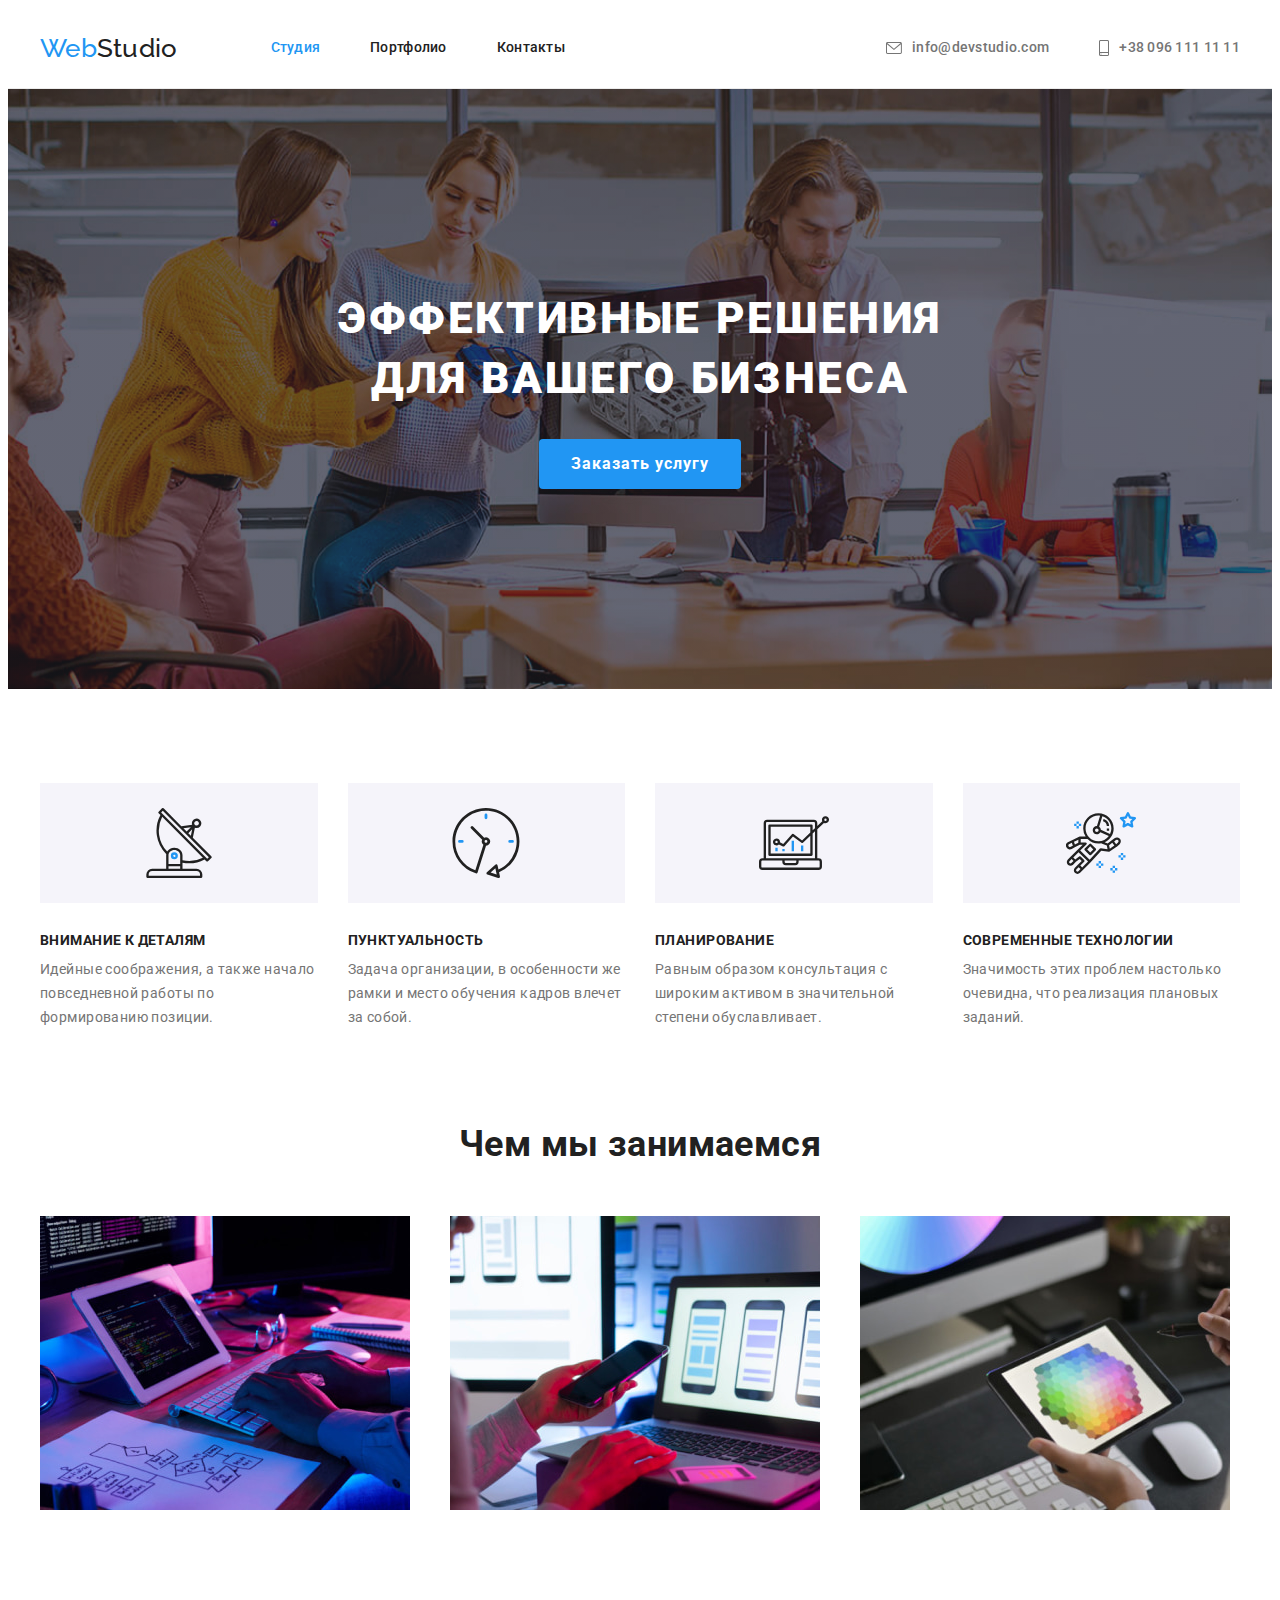
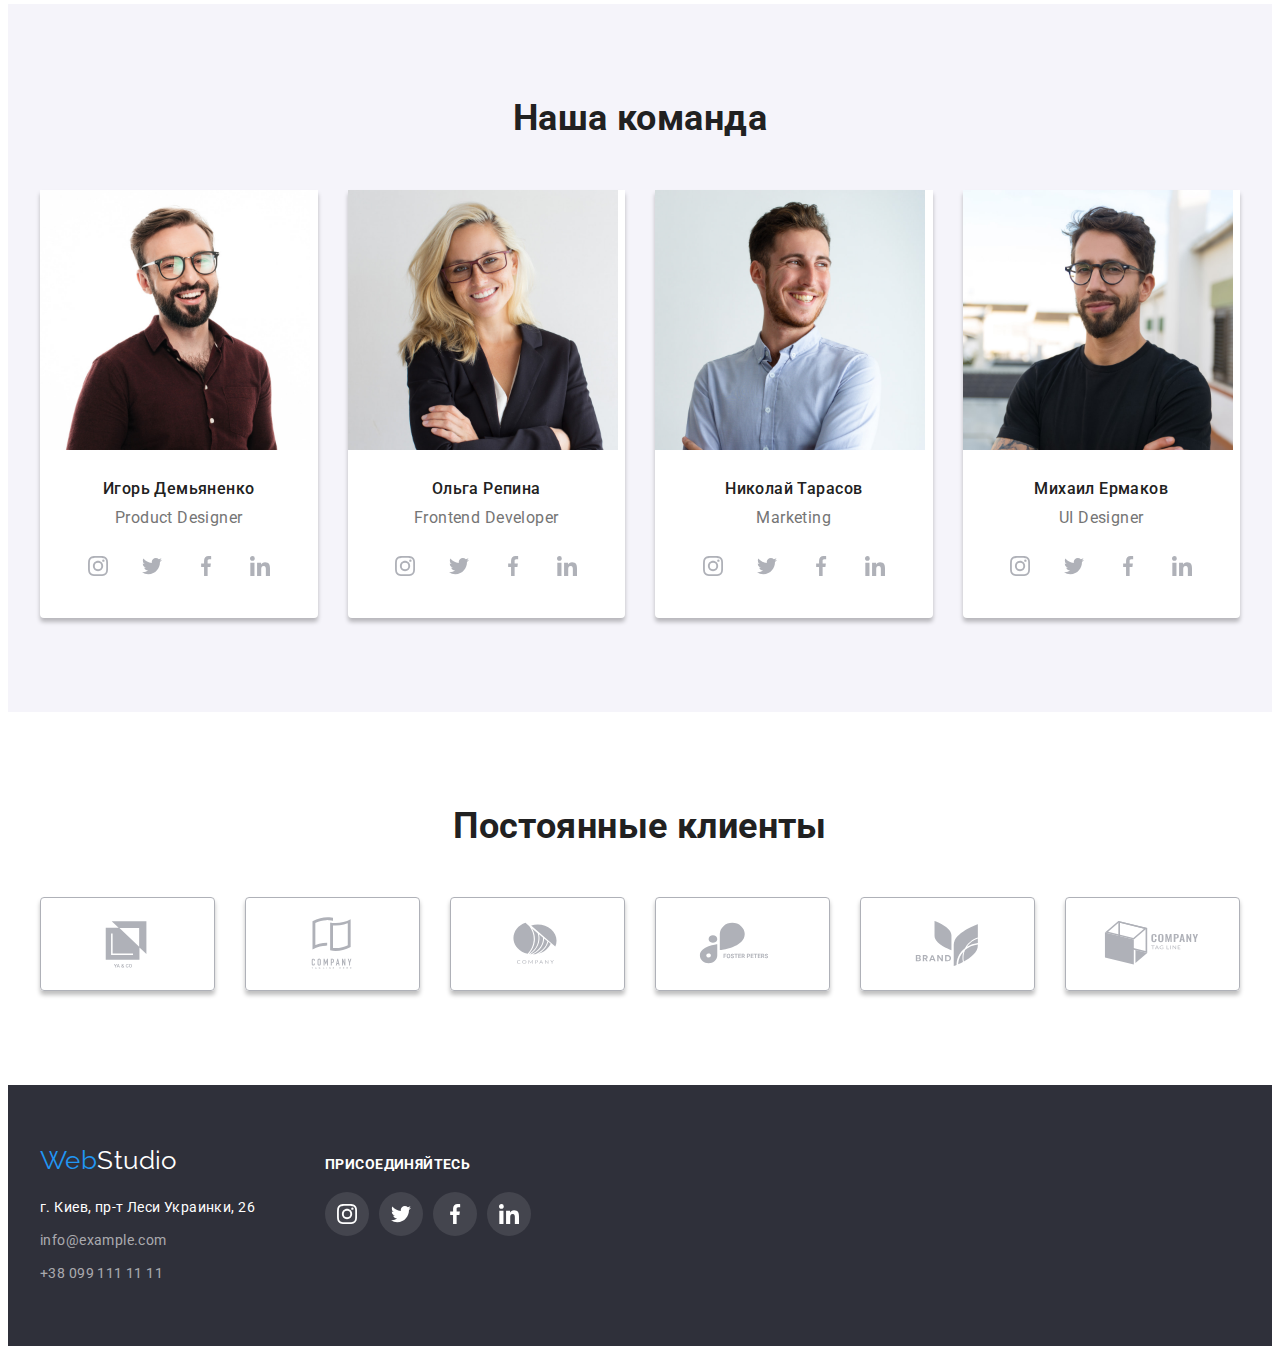
<file: index.html>
<!DOCTYPE html>
<html lang="ru">
  <head>
    <meta charset="UTF-8" />
    <meta http-equiv="X-UA-Compatible" content="IE=edge" />
    <meta name="viewport" content="width=device-width, initial-scale=1.0" />
    <title>WebStudio</title>
    <link
      rel="stylesheet"
      href="https://cdnjs.cloudflare.com/ajax/libs/modern-normalize/1.1.0/modern-normalize.min.css"
      integrity="sha512-wpPYUAdjBVSE4KJnH1VR1HeZfpl1ub8YT/NKx4PuQ5NmX2tKuGu6U/JRp5y+Y8XG2tV+wKQpNHVUX03MfMFn9Q=="
      crossorigin="anonymous"
      referrerpolicy="no-referrer"
    />
    <link rel="preconnect" href="https://fonts.googleapis.com" />
    <link rel="preconnect" href="https://fonts.gstatic.com" crossorigin />
    <link
      href="https://fonts.googleapis.com/css2?family=Raleway:wght@700&family=Roboto:wght@400;500;700;900&display=swap"
      rel="stylesheet"
    />
    <link rel="stylesheet" href="./css/styles.css" />
  </head>
  <body>
    <!--Header section-->
    <header class="header">
      <div class="container header-container">
        <a href="" class="logo link"><span class="logo-blue">Web</span>Studio</a>
        <nav class="header-nav">
          <ul class="header-list list">
            <li class="header-item">
              <a href="./index.html" class="header-link link active current">Студия</a>
            </li>
            <li class="header-item">
              <a href="./portfolio.html" class="header-link link active">Портфолио</a>
            </li>
            <li class="header-item">
              <a href="#contacts" class="header-link link active">Контакты</a>
            </li>
          </ul>
        </nav>
        <ul class="contact-list list">
          <li class="contact-item">
            <a href="mailto:info@devstudio.com" class="contact-link link">
              <svg width="16" height="12" class="contact-icon">
                <use href="./images/icons/icon.svg#envelope"></use>
              </svg>
              info@devstudio.com
            </a>
          </li>
          <li class="contact-item">
            <a href="tel:+380961111111" class="contact-link link">
              <svg width="10" height="16" class="contact-icon">
                <use href="./images/icons/icon.svg#smartphone"></use>
              </svg>
              +38 096 111 11 11</a
            >
          </li>
        </ul>
      </div>
    </header>

    <!--Main section-->
    <main>
      <!--Intro section-->
      <section class="intro overlay">
        <div class="container">
          <h1 class="intro-title">Эффективные решения для вашего бизнеса</h1>
          <button type="button" class="intro-btn">Заказать услугу</button>
        </div>
      </section>

      <!--Feature section-->
      <section class="feature section">
        <div class="container">
          <h2 class="visually-hidden">Особенности</h2>
          <ul class="feature-list list card-set">
            <li class="feature-item card-item">
              <div class="wrapper-icon">
                <svg width="70" height="70" class="feature-icon">
                  <use href="./images/icons/icon.svg#antenna"></use>
                </svg>
              </div>
              <h3 class="feature-title">Внимание к деталям</h3>
              <p class="feature-desc">
                Идейные соображения, а также начало повседневной работы по формированию позиции.
              </p>
            </li>
            <li class="feature-item card-item">
              <div class="wrapper-icon">
                <svg width="70" height="70" class="feature-icon">
                  <use href="./images/icons/icon.svg#clock"></use>
                </svg>
              </div>
              <h3 class="feature-title">Пунктуальность</h3>
              <p class="feature-desc">
                Задача организации, в особенности же рамки и место обучения кадров влечет за собой.
              </p>
            </li>
            <li class="feature-item card-item">
              <div class="wrapper-icon">
                <svg width="70" height="70" class="feature-icon">
                  <use href="./images/icons/icon.svg#diagram"></use>
                </svg>
              </div>
              <h3 class="feature-title">Планирование</h3>
              <p class="feature-desc">
                Равным образом консультация с широким активом в значительной степени обуславливает.
              </p>
            </li>
            <li class="feature-item card-item">
              <div class="wrapper-icon">
                <svg width="70" height="70" class="feature-icon">
                  <use href="./images/icons/icon.svg#astronaut"></use>
                </svg>
              </div>
              <h3 class="feature-title">Современные технологии</h3>
              <p class="feature-desc">
                Значимость этих проблем настолько очевидна, что реализация плановых заданий.
              </p>
            </li>
          </ul>
        </div>
      </section>

      <!--Services section-->
      <section class="services section">
        <div class="container">
          <h2 class="section-title">Чем мы занимаемся</h2>
          <ul class="services-list list card-set">
            <li class="services-item card-item">
              <img
                src="./images/work/img_1.jpg"
                alt="Написание программного обеспечения"
                width="370"
                height="294"
                class="services-img"
              />
            </li>
            <li class="services-item card-item">
              <img
                src="./images/work/img_2.jpg"
                alt="Разработка дизайна"
                width="370"
                height="294"
                class="services-img"
              />
            </li>
            <li class="services-item card-item">
              <img
                src="./images/work/img_3.jpg"
                alt="Палитра цветов"
                width="370"
                height="294"
                class="services-img"
              />
            </li>
          </ul>
        </div>
      </section>

      <!--Team section-->
      <section class="team section">
        <div class="container">
          <h2 class="section-title">Наша команда</h2>
          <ul class="team-list list card-set">
            <li class="team-item card-item">
              <img
                src="./images/team/img-1.jpg"
                alt="Парень-дизайнер"
                width="270"
                height="260"
                class="team-img"
              />
              <div class="team-container">
                <h3 class="team-name">Игорь Демьяненко</h3>
                <p class="team-desc">Product Designer</p>
                <ul class="social-list list">
                  <li class="social-item">
                    <a
                      class="social-link link"
                      href=""
                      target="_blank"
                      rel="noopener noreferrer"
                      aria-label="иконка инстаграма"
                    >
                      <svg width="20" height="20" class="social-icon">
                        <use href="./images/icons/icon.svg#instagram"></use>
                      </svg>
                    </a>
                  </li>

                  <li class="social-item">
                    <a
                      class="social-link link"
                      href=""
                      target="_blank"
                      rel="noopener noreferrer"
                      aria-label="иконка твиттера"
                    >
                      <svg width="20" height="20" class="social-icon">
                        <use href="./images/icons/icon.svg#twitter"></use>
                      </svg>
                    </a>
                  </li>

                  <li class="social-item">
                    <a
                      class="social-link link"
                      href=""
                      target="_blank"
                      rel="noopener noreferrer"
                      aria-label="иконка фейсбука"
                    >
                      <svg width="20" height="20" class="social-icon">
                        <use href="./images/icons/icon.svg#facebook"></use>
                      </svg>
                    </a>
                  </li>

                  <li class="social-item">
                    <a
                      class="social-link link"
                      href=""
                      target="_blank"
                      rel="noopener noreferrer"
                      aria-label="иконка линкдина"
                    >
                      <svg width="20" height="20" class="social-icon">
                        <use href="./images/icons/icon.svg#linkedin"></use>
                      </svg>
                    </a>
                  </li>
                </ul>
              </div>
            </li>
            <li class="team-item card-item">
              <img
                src="./images/team/img-2.jpg"
                alt="Девушка-фронтєнд"
                width="270"
                height="260"
                class="team-img"
              />
              <div class="team-container">
                <h3 class="team-name">Ольга Репина</h3>
                <p class="team-desc">Frontend Developer</p>
                <ul class="social-list list">
                  <li class="social-item">
                    <a
                      class="social-link link"
                      href=""
                      target="_blank"
                      rel="noopener noreferrer"
                      aria-label="иконка инстаграма"
                    >
                      <svg width="20" height="20" class="social-icon">
                        <use href="./images/icons/icon.svg#instagram"></use>
                      </svg>
                    </a>
                  </li>

                  <li class="social-item">
                    <a
                      class="social-link link"
                      href=""
                      target="_blank"
                      rel="noopener noreferrer"
                      aria-label="иконка твиттера"
                    >
                      <svg width="20" height="20" class="social-icon">
                        <use href="./images/icons/icon.svg#twitter"></use>
                      </svg>
                    </a>
                  </li>

                  <li class="social-item">
                    <a
                      class="social-link link"
                      href=""
                      target="_blank"
                      rel="noopener noreferrer"
                      aria-label="иконка фейсбука"
                    >
                      <svg width="20" height="20" class="social-icon">
                        <use href="./images/icons/icon.svg#facebook"></use>
                      </svg>
                    </a>
                  </li>

                  <li class="social-item">
                    <a
                      class="social-link link"
                      href=""
                      target="_blank"
                      rel="noopener noreferrer"
                      aria-label="иконка линкдина"
                    >
                      <svg width="20" height="20" class="social-icon">
                        <use href="./images/icons/icon.svg#linkedin"></use>
                      </svg>
                    </a>
                  </li>
                </ul>
              </div>
            </li>
            <li class="team-item card-item">
              <img
                src="./images/team/img-3.jpg"
                alt="Парень-маркетолог"
                width="270"
                height="260"
                class="team-img"
              />
              <div class="team-container">
                <h3 class="team-name">Николай Тарасов</h3>
                <p class="team-desc">Marketing</p>
                <ul class="social-list list">
                  <li class="social-item">
                    <a
                      class="social-link link"
                      href=""
                      target="_blank"
                      rel="noopener noreferrer"
                      aria-label="иконка инстаграма"
                    >
                      <svg width="20" height="20" class="social-icon">
                        <use href="./images/icons/icon.svg#instagram"></use>
                      </svg>
                    </a>
                  </li>

                  <li class="social-item">
                    <a
                      class="social-link link"
                      href=""
                      target="_blank"
                      rel="noopener noreferrer"
                      aria-label="иконка твиттера"
                    >
                      <svg width="20" height="20" class="social-icon">
                        <use href="./images/icons/icon.svg#twitter"></use>
                      </svg>
                    </a>
                  </li>

                  <li class="social-item">
                    <a
                      class="social-link link"
                      href=""
                      target="_blank"
                      rel="noopener noreferrer"
                      aria-label="иконка фейсбука"
                    >
                      <svg width="20" height="20" class="social-icon">
                        <use href="./images/icons/icon.svg#facebook"></use>
                      </svg>
                    </a>
                  </li>

                  <li class="social-item">
                    <a
                      class="social-link link"
                      href=""
                      target="_blank"
                      rel="noopener noreferrer"
                      aria-label="иконка линкдина"
                    >
                      <svg width="20" height="20" class="social-icon">
                        <use href="./images/icons/icon.svg#linkedin"></use>
                      </svg>
                    </a>
                  </li>
                </ul>
              </div>
            </li>
            <li class="team-item card-item">
              <img
                src="./images/team/img-4.jpg"
                alt="Парень-дизайнер"
                width="270"
                height="260"
                class="team-img"
              />
              <div class="team-container">
                <h3 class="team-name">Михаил Ермаков</h3>
                <p class="team-desc">UI Designer</p>
                <ul class="social-list list">
                  <li class="social-item">
                    <a
                      class="social-link link"
                      href=""
                      target="_blank"
                      rel="noopener noreferrer"
                      aria-label="иконка инстаграма"
                    >
                      <svg width="20" height="20" class="social-icon">
                        <use href="./images/icons/icon.svg#instagram"></use>
                      </svg>
                    </a>
                  </li>

                  <li class="social-item">
                    <a
                      class="social-link link"
                      href=""
                      target="_blank"
                      rel="noopener noreferrer"
                      aria-label="иконка твиттера"
                    >
                      <svg width="20" height="20" class="social-icon">
                        <use href="./images/icons/icon.svg#twitter"></use>
                      </svg>
                    </a>
                  </li>

                  <li class="social-item">
                    <a
                      class="social-link link"
                      href=""
                      target="_blank"
                      rel="noopener noreferrer"
                      aria-label="иконка фейсбука"
                    >
                      <svg width="20" height="20" class="social-icon">
                        <use href="./images/icons/icon.svg#facebook"></use>
                      </svg>
                    </a>
                  </li>

                  <li class="social-item">
                    <a
                      class="social-link link"
                      href=""
                      target="_blank"
                      rel="noopener noreferrer"
                      aria-label="иконка линкдина"
                    >
                      <svg width="20" height="20" class="social-icon">
                        <use href="./images/icons/icon.svg#linkedin"></use>
                      </svg>
                    </a>
                  </li>
                </ul>
              </div>
            </li>
          </ul>
        </div>
      </section>
    </main>

    <!-- Clients section -->
    <section class="clients-section section">
      <div class="container">
        <h2 class="section-title">Постоянные клиенты</h2>
        <ul class="clients-list list card-set">
          <li class="clients-item card-item">
            <a
              class="clients-link link"
              href=""
              target="_blank"
              rel="noopener noreferrer"
              aria-label="первая компания"
            >
              <svg width="106" height="60" class="clients-icon">
                <use href="./images/icons/icon.svg#logo-1"></use>
              </svg>
            </a>
          </li>
          <li class="clients-item card-item">
            <a
              class="clients-link link"
              href=""
              target="_blank"
              rel="noopener noreferrer"
              aria-label="вторая компания"
            >
              <svg width="106" height="60" class="clients-icon">
                <use href="./images/icons/icon.svg#logo-2"></use>
              </svg>
            </a>
          </li>
          <li class="clients-item card-item">
            <a
              class="clients-link link"
              href=""
              target="_blank"
              rel="noopener noreferrer"
              aria-label="третья компания"
            >
              <svg width="106" height="60" class="clients-icon">
                <use href="./images/icons/icon.svg#logo-3"></use>
              </svg>
            </a>
          </li>
          <li class="clients-item card-item">
            <a
              class="clients-link link"
              href=""
              target="_blank"
              rel="noopener noreferrer"
              aria-label="четвертая компания"
            >
              <svg width="106" height="60" class="clients-icon">
                <use href="./images/icons/icon.svg#logo-4"></use>
              </svg>
            </a>
          </li>
          <li class="clients-item card-item">
            <a
              class="clients-link link"
              href=""
              target="_blank"
              rel="noopener noreferrer"
              aria-label="пятая компания"
            >
              <svg width="106" height="60" class="clients-icon">
                <use href="./images/icons/icon.svg#logo-5"></use>
              </svg>
            </a>
          </li>
          <li class="clients-item card-item">
            <a
              class="clients-link link"
              href=""
              target="_blank"
              rel="noopener noreferrer"
              aria-label="шестая компания"
            >
              <svg width="106" height="60" class="clients-icon">
                <use href="./images/icons/icon.svg#logo-6"></use>
              </svg>
            </a>
          </li>
        </ul>
      </div>
    </section>

    <!--Footer section-->
    <footer class="footer">
      <div class="container footer-wrapper">
        <div class="footer-wrapper-logo">
          <a href="" class="logo link"><span class="logo-blue">Web</span>Studio</a>

          <address class="footer-adress">
            <ul class="footer-list list">
              <li class="footer-item">
                <a
                  class="link"
                  href="https://goo.gl/maps/JBRobqoZpX21mrEm8"
                  target="_blank"
                  rel="noopener noreferrer"
                  >г. Киев, пр-т Леси Украинки, 26</a
                >
              </li>
              <li class="footer-item">
                <a href="emailto:info@example.com" class="footer-contact active link"
                  >info@example.com</a
                >
              </li>
              <li class="footer-item">
                <a href="tel:+380991111111" class="footer-contact active link">+38 099 111 11 11</a>
              </li>
            </ul>
          </address>
        </div>
        <div class="footer-social-wrapper">
          <h3 class="footer-social-title">Присоединяйтесь</h3>
          <ul class="social-list list">
            <li class="social-item">
              <a
                class="footer-social-link social-link link"
                href=""
                target="_blank"
                rel="noopener noreferrer"
                aria-label="иконка инстаграма"
              >
                <svg width="20" height="20" class="social-icon">
                  <use href="./images/icons/icon.svg#instagram"></use>
                </svg>
              </a>
            </li>

            <li class="social-item">
              <a
                class="footer-social-link social-link link"
                href=""
                target="_blank"
                rel="noopener noreferrer"
                aria-label="иконка твиттера"
              >
                <svg width="20" height="20" class="social-icon">
                  <use href="./images/icons/icon.svg#twitter"></use>
                </svg>
              </a>
            </li>

            <li class="social-item">
              <a
                class="footer-social-link social-link link"
                href=""
                target="_blank"
                rel="noopener noreferrer"
                aria-label="иконка фейсбука"
              >
                <svg width="20" height="20" class="social-icon">
                  <use href="./images/icons/icon.svg#facebook"></use>
                </svg>
              </a>
            </li>

            <li class="social-item">
              <a
                class="footer-social-link social-link link"
                href=""
                target="_blank"
                rel="noopener noreferrer"
                aria-label="иконка линкдина"
              >
                <svg width="20" height="20" class="social-icon">
                  <use href="./images/icons/icon.svg#linkedin"></use>
                </svg>
              </a>
            </li>
          </ul>
        </div>
      </div>
    </footer>
  </body>
</html>
</file>
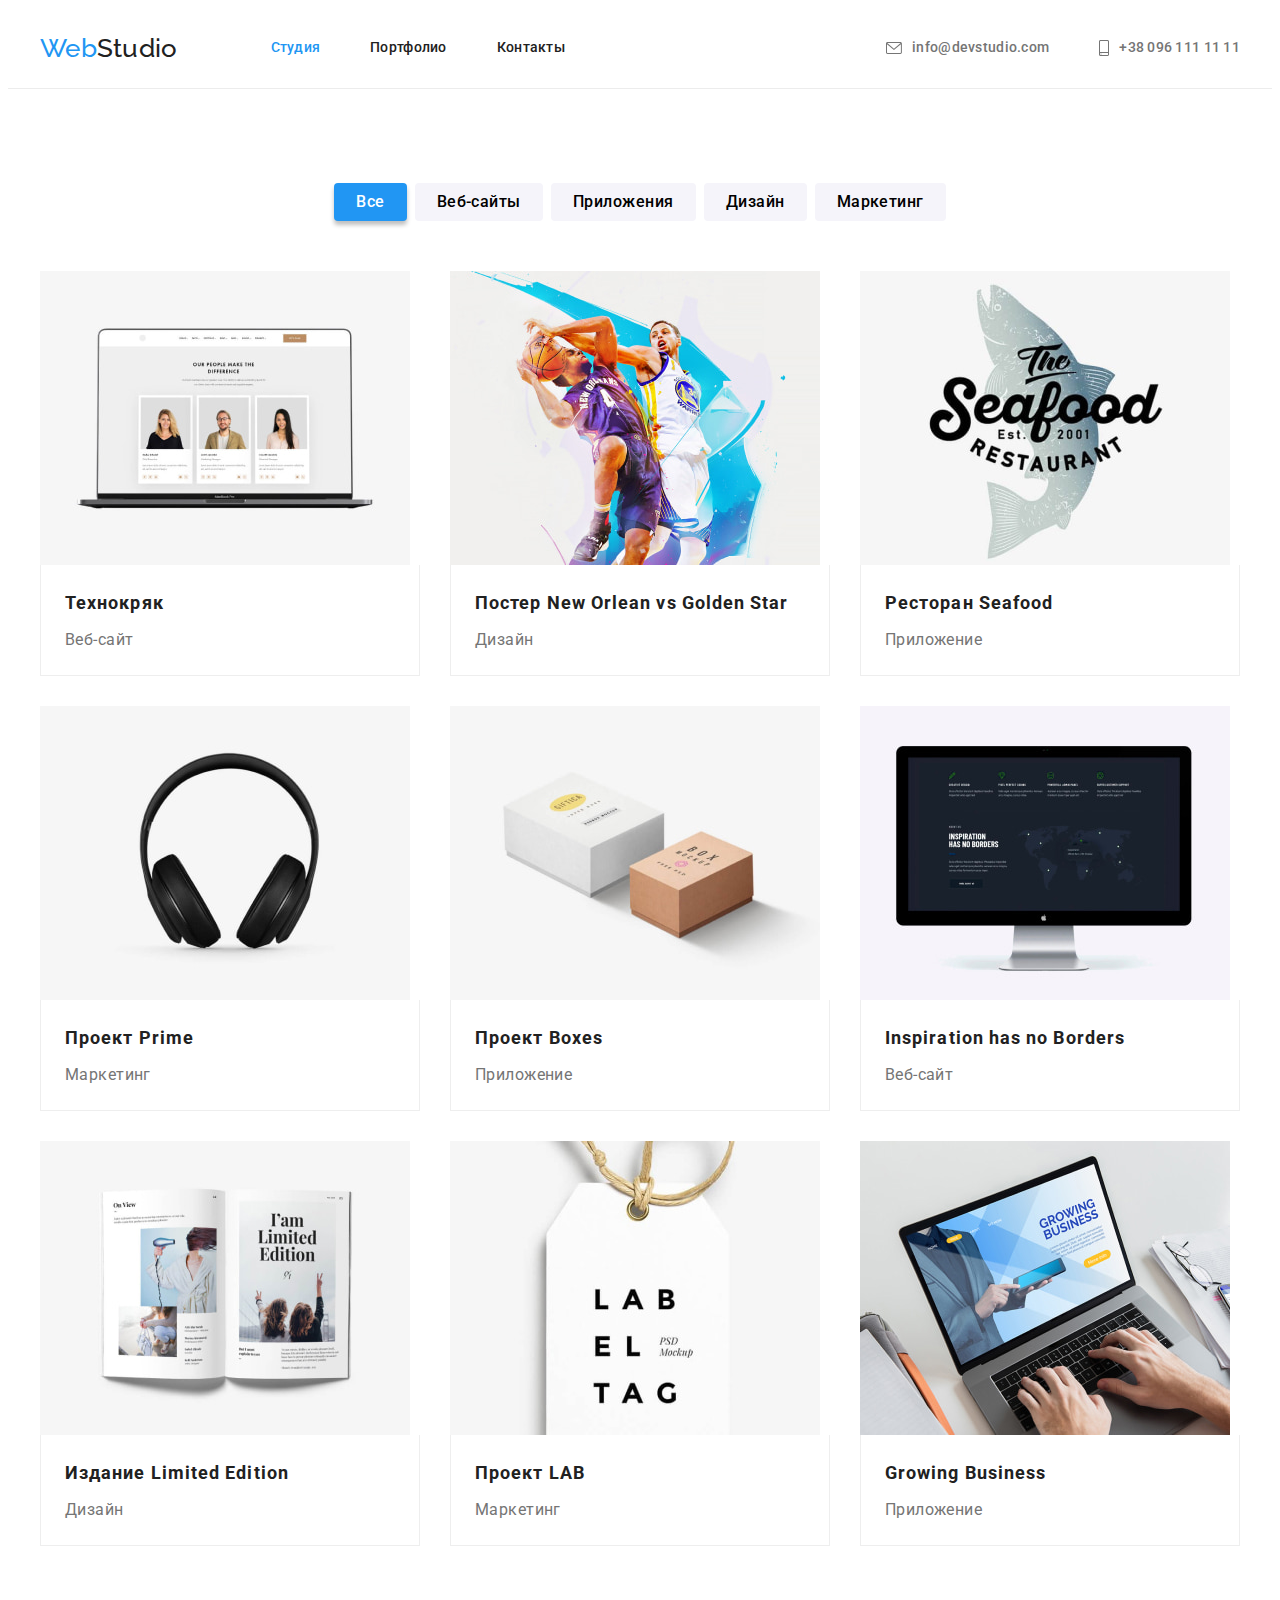
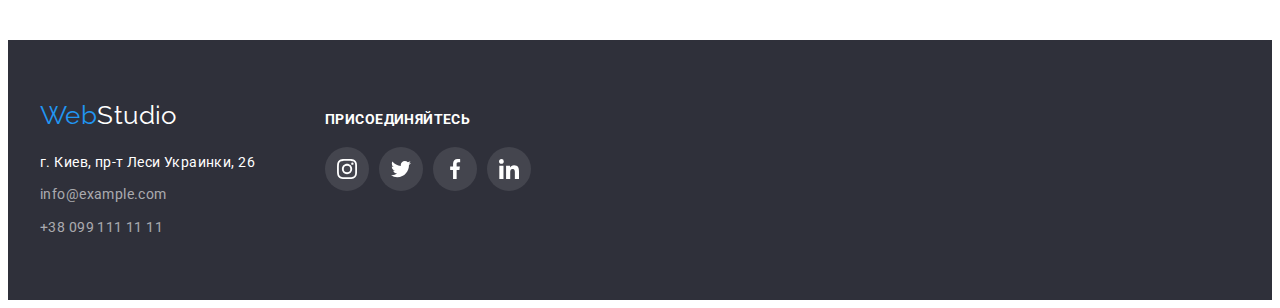
<file: portfolio.html>
<!DOCTYPE html>
<html lang="en">
  <head>
    <meta charset="UTF-8" />
    <meta http-equiv="X-UA-Compatible" content="IE=edge" />
    <meta name="viewport" content="width=device-width, initial-scale=1.0" />
    <title>Портфолио</title>
    <link
      rel="stylesheet"
      href="https://cdnjs.cloudflare.com/ajax/libs/modern-normalize/1.1.0/modern-normalize.min.css"
      integrity="sha512-wpPYUAdjBVSE4KJnH1VR1HeZfpl1ub8YT/NKx4PuQ5NmX2tKuGu6U/JRp5y+Y8XG2tV+wKQpNHVUX03MfMFn9Q=="
      crossorigin="anonymous"
      referrerpolicy="no-referrer"
    />
    <link rel="preconnect" href="https://fonts.googleapis.com" />
    <link rel="preconnect" href="https://fonts.gstatic.com" crossorigin />
    <link
      href="https://fonts.googleapis.com/css2?family=Raleway:wght@700&family=Roboto:wght@400;500;700;900&display=swap"
      rel="stylesheet"
    />
    <link rel="stylesheet" href="./css/styles.css" />
  </head>
  <body>
    <!--Header section-->
    <header class="header">
      <div class="container header-container">
        <a href="" class="logo link"><span class="logo-blue">Web</span>Studio</a>
        <nav class="header-nav">
          <ul class="header-list list">
            <li class="header-item">
              <a href="./index.html" class="header-link link active current">Студия</a>
            </li>
            <li class="header-item">
              <a href="./portfolio.html" class="header-link link active">Портфолио</a>
            </li>
            <li class="header-item">
              <a href="#contacts" class="header-link link active">Контакты</a>
            </li>
          </ul>
        </nav>
        <ul class="contact-list list">
          <li class="contact-item">
            <a href="mailto:info@devstudio.com" class="contact-link link">
              <svg width="16" height="12" class="contact-icon">
                <use href="./images/icons/icon.svg#envelope"></use>
              </svg>
              info@devstudio.com
            </a>
          </li>
          <li class="contact-item">
            <a href="tel:+380961111111" class="contact-link link">
              <svg width="10" height="16" class="contact-icon">
                <use href="./images/icons/icon.svg#smartphone"></use>
              </svg>
              +38 096 111 11 11</a
            >
          </li>
        </ul>
      </div>
    </header>

    <!--Main section-->
    <main>
      <section class="portfolio section">
        <div class="container">
          <h1 class="visually-hidden">Портфолио</h1>
          <ul class="filter-list list">
            <li class="filter-item">
              <button type="button" class="filter-btn filter-btn-current">Все</button>
            </li>
            <li class="filter-item">
              <button type="button" class="filter-btn">Веб-сайты</button>
            </li>
            <li class="filter-item">
              <button type="button" class="filter-btn">Приложения</button>
            </li>
            <li class="filter-item">
              <button type="button" class="filter-btn">Дизайн</button>
            </li>
            <li class="filter-item">
              <button type="button" class="filter-btn">Маркетинг</button>
            </li>
          </ul>

          <ul class="portfolio-list list card-set">
            <li class="portfolio-item card-item">
              <a href="" class="portfolio-link link" target="_blank" rel="noopener noreferrer">
                <img
                  src="./images/portfolio/img-1.jpg"
                  alt="Веб-сайт"
                  width="370"
                  height="294"
                  class="portfolio-img"
                />
                <div class="portfolio-container">
                  <h2 class="portfolio-title">Технокряк</h2>
                  <p class="portfolio-desc">Веб-сайт</p>
                </div>
              </a>
            </li>
            <li class="portfolio-item card-item">
              <a href="" class="portfolio-link link" target="_blank" rel="noopener noreferrer">
                <img
                  src="./images/portfolio/img-2.jpg"
                  alt="Постер с баскетболистами"
                  width="370"
                  height="294"
                  class="portfolio-img"
                />
                <div class="portfolio-container">
                  <h2 class="portfolio-title">Постер New Orlean vs Golden Star</h2>
                  <p class="portfolio-desc">Дизайн</p>
                </div>
              </a>
            </li>
            <li class="portfolio-item card-item">
              <a href="" class="portfolio-link link" target="_blank" rel="noopener noreferrer">
                <img
                  src="./images/portfolio/img-3.jpg"
                  alt="Логотип рыбного ресторана"
                  width="370"
                  height="294"
                  class="portfolio-img"
                />
                <div class="portfolio-container">
                  <h2 class="portfolio-title">Ресторан Seafood</h2>
                  <p class="portfolio-desc">Приложение</p>
                </div>
              </a>
            </li>
            <li class="portfolio-item card-item">
              <a href="" class="portfolio-link link" target="_blank" rel="noopener noreferrer">
                <img
                  src="./images/portfolio/img-4.jpg"
                  alt="Наушники"
                  width="370"
                  height="294"
                  class="portfolio-img"
                />
                <div class="portfolio-container">
                  <h2 class="portfolio-title">Проект Prime</h2>
                  <p class="portfolio-desc">Маркетинг</p>
                </div>
              </a>
            </li>
            <li class="portfolio-item card-item">
              <a href="" class="portfolio-link link" target="_blank" rel="noopener noreferrer">
                <img
                  src="./images/portfolio/img-5.jpg"
                  alt="Белая и бежевая коробка"
                  width="370"
                  height="294"
                  class="portfolio-img"
                />
                <div class="portfolio-container">
                  <h2 class="portfolio-title">Проект Boxes</h2>
                  <p class="portfolio-desc">Приложение</p>
                </div>
              </a>
            </li>
            <li class="portfolio-item card-item">
              <a href="" class="portfolio-link link" target="_blank" rel="noopener noreferrer">
                <img
                  src="./images/portfolio/img-6.jpg"
                  alt="Веб-сайт"
                  width="370"
                  height="294"
                  class="portfolio-img"
                />
                <div class="portfolio-container">
                  <h2 class="portfolio-title">Inspiration has no Borders</h2>
                  <p class="portfolio-desc">Веб-сайт</p>
                </div>
              </a>
            </li>
            <li class="portfolio-item card-item">
              <a href="" class="portfolio-link link" target="_blank" rel="noopener noreferrer">
                <img
                  src="./images/portfolio/img-7.jpg"
                  alt="Дизайн издания"
                  width="370"
                  height="294"
                  class="portfolio-img"
                />
                <div class="portfolio-container">
                  <h2 class="portfolio-title">Издание Limited Edition</h2>
                  <p class="portfolio-desc">Дизайн</p>
                </div>
              </a>
            </li>
            <li class="portfolio-item card-item">
              <a href="" class="portfolio-link link" target="_blank" rel="noopener noreferrer">
                <img
                  src="./images/portfolio/img-8.jpg"
                  alt="этикетка бренда"
                  width="370"
                  height="294"
                  class="portfolio-img"
                />
                <div class="portfolio-container">
                  <h2 class="portfolio-title">Проект LAB</h2>
                  <p class="portfolio-desc">Маркетинг</p>
                </div>
              </a>
            </li>
            <li class="portfolio-item card-item">
              <a href="" class="portfolio-link link" target="_blank" rel="noopener noreferrer">
                <img
                  src="./images/portfolio/img-9.jpg"
                  alt="Ноутбук с сайтом"
                  width="370"
                  height="294"
                  class="portfolio-img"
                />
                <div class="portfolio-container">
                  <h2 class="portfolio-title">Growing Business</h2>
                  <p class="portfolio-desc">Приложение</p>
                </div>
              </a>
            </li>
          </ul>
        </div>
      </section>
    </main>

    <!--Footer section-->
    <footer class="footer">
      <div class="container footer-wrapper">
        <div class="footer-wrapper-logo">
          <a href="" class="logo link"><span class="logo-blue">Web</span>Studio</a>

          <address class="footer-adress">
            <ul class="footer-list list">
              <li class="footer-item">
                <a
                  class="link"
                  href="https://goo.gl/maps/JBRobqoZpX21mrEm8"
                  target="_blank"
                  rel="noopener noreferrer"
                  >г. Киев, пр-т Леси Украинки, 26</a
                >
              </li>
              <li class="footer-item">
                <a href="emailto:info@example.com" class="footer-contact active link"
                  >info@example.com</a
                >
              </li>
              <li class="footer-item">
                <a href="tel:+380991111111" class="footer-contact active link">+38 099 111 11 11</a>
              </li>
            </ul>
          </address>
        </div>
        <div class="footer-social-wrapper">
          <h3 class="footer-social-title">Присоединяйтесь</h3>
          <ul class="social-list list">
            <li class="social-item">
              <a
                class="footer-social-link social-link link"
                href=""
                target="_blank"
                rel="noopener noreferrer"
                aria-label="иконка инстаграма"
              >
                <svg width="20" height="20" class="social-icon">
                  <use href="./images/icons/icon.svg#instagram"></use>
                </svg>
              </a>
            </li>

            <li class="social-item">
              <a
                class="footer-social-link social-link link"
                href=""
                target="_blank"
                rel="noopener noreferrer"
                aria-label="иконка твиттера"
              >
                <svg width="20" height="20" class="social-icon">
                  <use href="./images/icons/icon.svg#twitter"></use>
                </svg>
              </a>
            </li>

            <li class="social-item">
              <a
                class="footer-social-link social-link link"
                href=""
                target="_blank"
                rel="noopener noreferrer"
                aria-label="иконка фейсбука"
              >
                <svg width="20" height="20" class="social-icon">
                  <use href="./images/icons/icon.svg#facebook"></use>
                </svg>
              </a>
            </li>

            <li class="social-item">
              <a
                class="footer-social-link social-link link"
                href=""
                target="_blank"
                rel="noopener noreferrer"
                aria-label="иконка линкдина"
              >
                <svg width="20" height="20" class="social-icon">
                  <use href="./images/icons/icon.svg#linkedin"></use>
                </svg>
              </a>
            </li>
          </ul>
        </div>
      </div>
    </footer>
  </body>
</html>
</file>
<file: css/styles.css>
/* Roots */

:root {
  /* fonts */
  --main-font: 'Roboto', 'Helvetica Neue', 'Verdana', 'Tahoma', sans-serif;
  --secondary-font: 'Raleway', sans-serif;

  /* bg-color */
  --background-color-dark: #2f303a;
  --background-color-light: #f5f4fa;
  --background-color-gray: #c4c4c4;

  /* txt-color */
  --color-blue: #2196f3;
  --color-ligt: #757575;
  --color-white: #ffffff;
  --color-dark: #212121;
  --color-icon: #afb1b8;

  /* border-color */
  --border-color: #eeeeee;
  --border-color-header: #ececec;

  /* other */
  --indent: 30px;
  --items: 4;
}
/* Reset*/

h1,
h2,
h3,
h4,
h5,
ul,
p {
  margin-top: 0;
  margin-bottom: 0;
  padding: 0;
}

.link {
  text-decoration: none;
  color: currentColor;
}

.list {
  list-style: none;
}

img {
  display: block;
  max-width: 100%;
  height: auto;
}

/* General stayles */

body {
  font-family: var(--main-font);
  color: var(--color-dark);
  letter-spacing: 0.03em;
  font-size: 14px;
  line-height: 1.71;
}

.section {
  padding-top: 94px;
  padding-bottom: 94px;
}

.container {
  width: 1200px;
  margin: 0 auto;
  padding-left: 15px;
  padding-right: 15px;
}

.section-title {
  margin-bottom: 50px;
  font-size: 36px;
  line-height: 1.16;
  text-align: center;
}

.current {
  color: var(--color-blue);
}

.active:hover,
.active:focus {
  color: var(--color-blue);
}

.visually-hidden {
  position: absolute;
  width: 1px;
  height: 1px;
  margin: -1px;
  border: 0;
  padding: 0;
  white-space: nowrap;
  clip-path: inset(100%);
  clip: rect(0 0 0 0);
  overflow: hidden;
}

.card-set {
  display: flex;
  flex-wrap: wrap;
  gap: var(--indent);
}

.card-item {
  flex-basis: calc((100% - var(--indent) * (var(--items) - 1)) / var(--items));
}

/*MANE PAGE*/

/* Header */

.header {
  font-weight: 500;
  line-height: 1.14;
  letter-spacing: 0.02em;
  border-bottom: 1px solid var(--border-color-header);
}

.header-container {
  display: flex;
  align-items: center;
}

.header .logo {
  margin-right: 93px;
}
.logo {
  font-family: var(--secondary-font);
  font-size: 26px;
  line-height: 1.19;
}

.logo-blue {
  color: var(--color-blue);
}

.header-list {
  display: flex;
  gap: 50px;
}

.header-link {
  display: block;
  padding-top: 32px;
  padding-bottom: 32px;
}

.contact-list {
  display: flex;
  margin-left: auto;
  gap: 50px;
}

.contact-link {
  display: flex;
  align-items: center;
  gap: 10px;

  color: var(--color-ligt);
}

.contact-icon {
  fill: currentColor;
}
.contact-link:hover,
.contact-link:focus {
  color: var(--color-blue);
}
.contact-icon:hover,
.contact-icon:focus {
  fill: currentColor;
}

/* Intro section */

.intro {
  padding-top: 200px;
  padding-bottom: 200px;
  color: var(--color-white);
  text-align: center;
}

.overlay {
  max-width: 1600px;
  margin-left: auto;
  margin-right: auto;
  background-image: linear-gradient(to right, rgba(47, 48, 58, 0.4), rgba(47, 48, 58, 0.4)),
    url(../images/bg/bg.jpg);
  background-color: var(--background-color-gray);
  background-repeat: no-repeat;
  background-position: center;
  background-size: cover;
}

.intro-title {
  width: 696px;
  margin-bottom: 30px;
  margin-left: auto;
  margin-right: auto;
  font-weight: 900;
  font-size: 44px;
  line-height: 1.36;
  letter-spacing: 0.06em;
  text-transform: uppercase;
}
.intro-btn {
  padding: 10px 32px;
  font-family: var(--main-font);
  font-style: normal;
  font-weight: 700;
  font-size: 16px;
  letter-spacing: 0.06em;
  line-height: 1.87;
  background: var(--color-blue);
  color: var(--color-white);
  border: transparent;
  border-radius: 4px;
  cursor: pointer;
}
/* Feature section */

/* Я так вирішила зробити, а потім мені написали, 
що треба через флекси, а чого так не можно?*/

/* .feature-item {
  padding-top: 25px;
  background-image: linear-gradient(
    to bottom,
    var(--background-color-light) 120px,
    var(--color-white) 120px
  );
}

.feature-icon {
  display: block;
  margin-bottom: 55px;
  margin-left: auto;
  margin-right: auto;
} */

.wrapper-icon {
  padding: 25px;
  margin-bottom: 30px;
  display: flex;
  align-items: center;
  justify-content: center;
  background-color: var(--background-color-light);
}

.feature-title {
  margin-bottom: 10px;
  font-size: 14px;
  line-height: 1.14;
  text-transform: uppercase;
}
.feature-desc {
  color: var(--color-ligt);
}

/* Services section */

.services {
  padding-top: 0;
}

.services-list {
  --items: 3;
}

/* Team section */

.team {
  background-color: var(--background-color-light);
}

.team-item {
  background-color: var(--color-white);
  font-size: 16px;
  line-height: 1.18;
  border-radius: 0px 0px 4px 4px;
  border-top-left-radius: 0;
  border-top-right-radius: 0;
  border-bottom-left-radius: 4px;
  border-bottom-right-radius: 4px;
  box-shadow: 0px 4px 4px rgba(0, 0, 0, 0.25);
}

.team-container {
  padding: 30px;
  text-align: center;
}

.team-name {
  margin-bottom: 10px;
  font-size: 16px;
  font-weight: 500;
}

.team-desc {
  color: var(--color-ligt);
  margin-bottom: 16px;
}

.social-list {
  display: flex;
  align-items: center;
  justify-content: center;
  gap: 10px;
}
.social-link {
  display: flex;
  align-items: center;
  justify-content: center;
  width: 44px;
  height: 44px;
  border-radius: 50%;
  color: var(--color-icon);
}
.social-link:hover,
.social-link:focus {
  background-color: var(--color-blue);
  color: var(--color-white);
}
.social-icon {
  fill: currentColor;
}

.social-icon:hover,
.social-icon:focus {
  fill: currentColor;
}

/* Clients section */

.clients-list {
  --items: 6;
}
/* .clients-list {
  display: flex;
  align-items: center;
  justify-content: center;
  gap: 30px;
} */

.clients-link {
  height: 92px;
  display: flex;
  align-items: center;
  justify-content: center;
  color: var(--color-icon);
  border: 1px solid var(--color-icon);
  border-radius: 4px;
  box-shadow: 0px 4px 4px rgba(0, 0, 0, 0.25);
}

.clients-icon {
  fill: currentColor;
}

.clients-link:hover,
.clients-link:focus {
  border: 1px solid var(--color-blue);
  color: var(--color-blue);
}

.clients-icon:hover,
.clients-icon:focus {
  fill: currentColor;
}

/* Footer */

.footer {
  background-color: var(--background-color-dark);
  color: var(--color-white);
  padding-top: 60px;
  padding-bottom: 60px;
}

.footer .logo {
  display: block;
  margin-bottom: 20px;
}

.footer-wrapper {
  display: flex;
  align-items: baseline;
  gap: 70px;
}
.footer-adress {
  font-style: normal;
}

.footer-contact {
  color: rgba(255, 255, 255, 0.6);
}

.footer-item:not(:last-child) {
  margin-bottom: 9px;
}
.footer-social-title {
  text-transform: uppercase;
  line-height: calc(16 / 14);
  margin-bottom: 20px;
  font-size: 14px;
}

.footer-social-link {
  background-color: rgba(255, 255, 255, 0.1);
  color: var(--color-white);
}

/*PORTFOLIO PAGE*/

/* Filter */

.filter-list {
  display: flex;
  margin-bottom: 50px;
  justify-content: center;
  gap: 8px;
}
.filter-btn {
  padding: 6px 22px;
  font-family: var(--main-font);
  font-style: normal;
  font-weight: 500;
  font-size: 16px;
  line-height: 1.62;
  letter-spacing: 0.03em;
  text-align: center;
  background-color: var(--background-color-light);
  cursor: pointer;
  border-radius: 4px;
  border: 0px;
}

.filter-btn-current {
  background-color: var(--color-blue);
  color: var(--color-white);
  box-shadow: 0px 4px 4px rgba(0, 0, 0, 0.25);
}

.filter-btn:hover,
.filter-btn:focus {
  background-color: var(--color-blue);
  color: var(--color-white);
}

/* Portfolio */

.portfolio-container {
  padding-top: 20px;
  padding-left: 24px;
  padding-bottom: 20px;
  padding-right: 24px;
  border: 1px solid var(--border-color);
  border-top: none;
}

.portfolio-list {
  --items: 3;
}

.portfolio-link {
  display: block;
}
.portfolio-link:hover,
.portfolio-link:focus {
  box-shadow: 0px 4px 4px rgba(0, 0, 0, 0.25);
}

.portfolio-title {
  margin-bottom: 4px;
  font-size: 18px;
  line-height: 2;
  letter-spacing: 0.06em;
}
.portfolio-desc {
  font-size: 16px;
  line-height: 1.87;
  color: var(--color-ligt);
}
</file>
